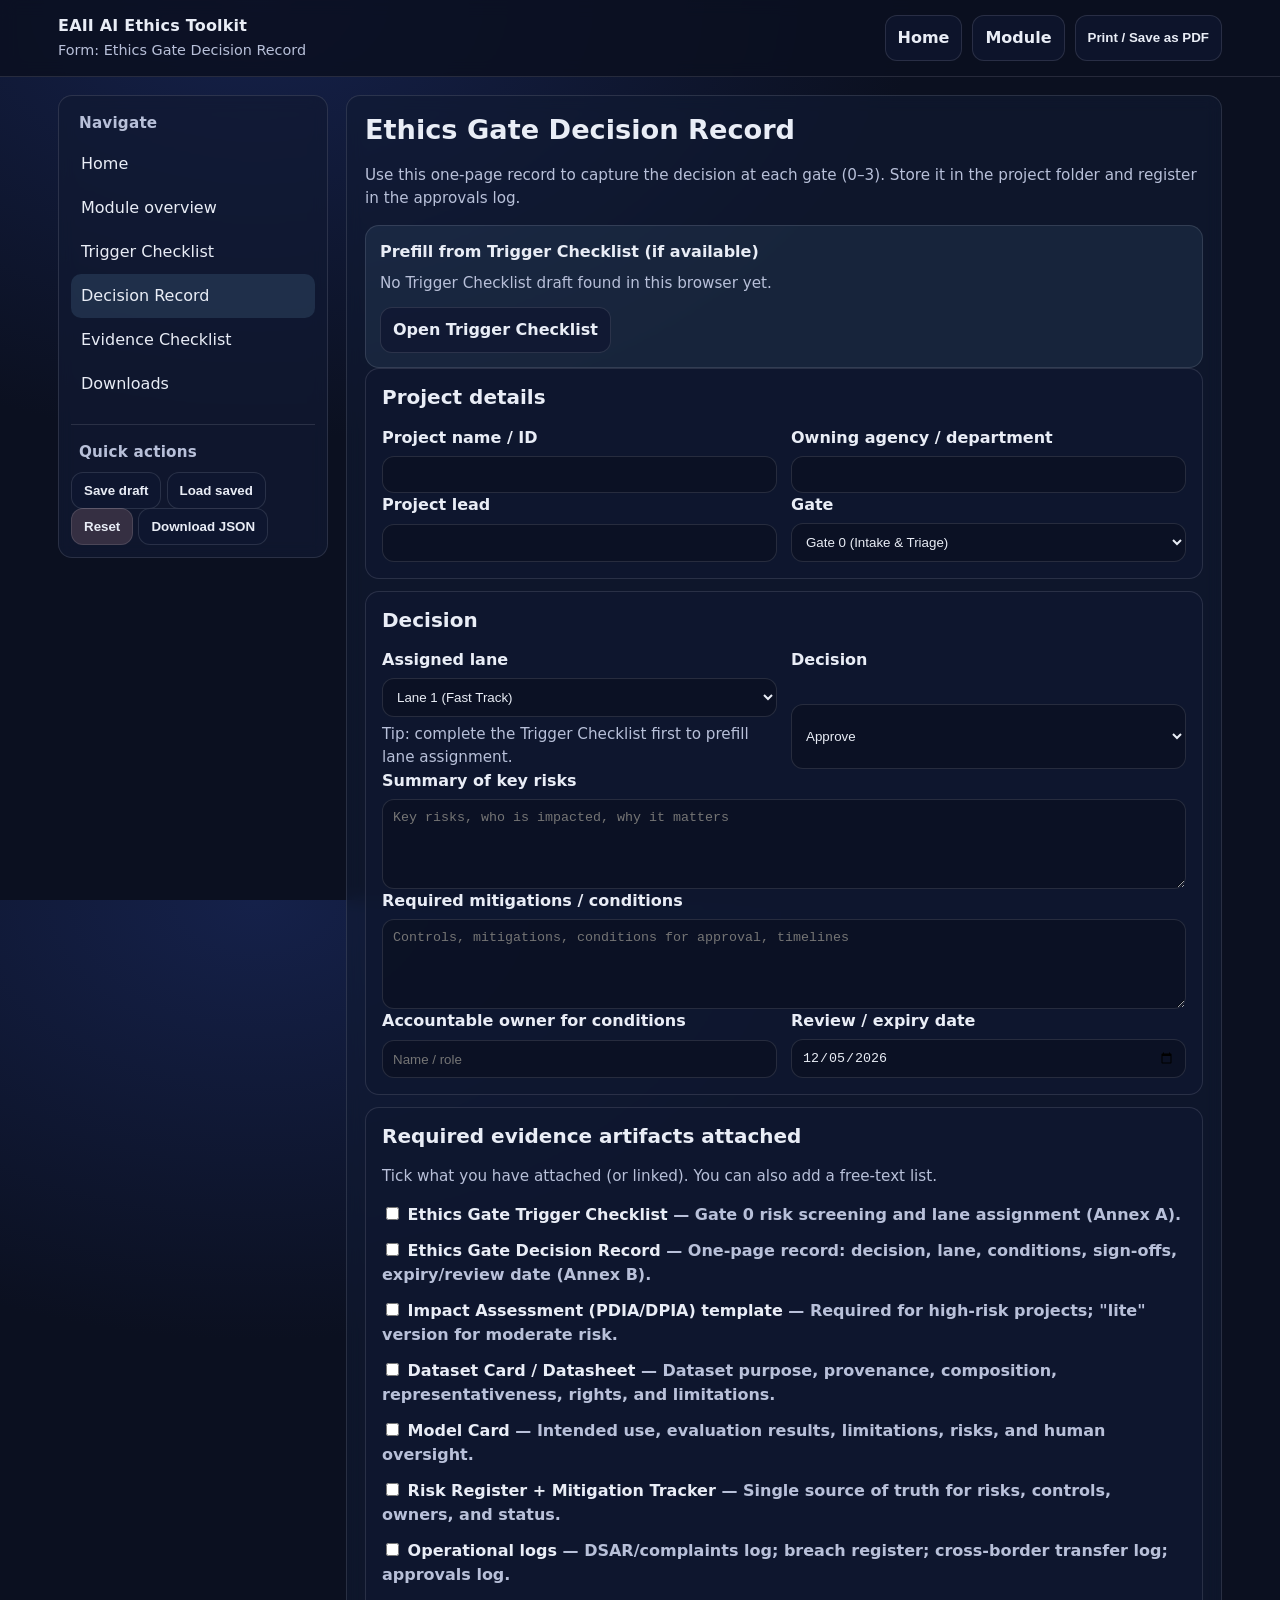
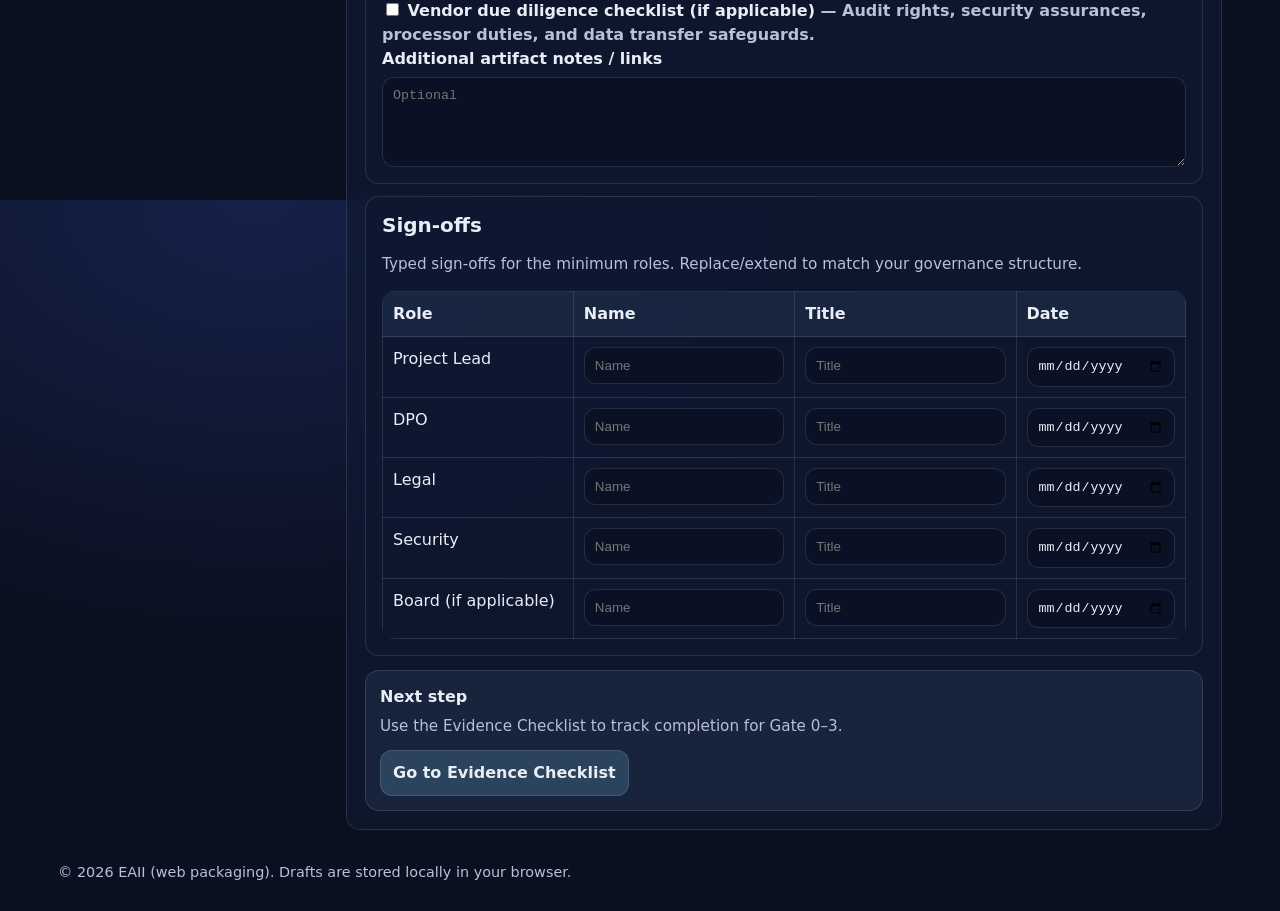
<file: eaii-ai-ethics-toolkit-web/pages/decision-record.html>
<!doctype html>
<html lang="en">
<head>
  <meta charset="utf-8" />
  <meta name="viewport" content="width=device-width, initial-scale=1" />
  <title>Decision Record • EAII AI Ethics Toolkit</title>
  <link rel="stylesheet" href="../assets/css/styles.css" />
</head>
<body>
  <header class="header">
    <div class="header-inner">
      <div class="brand">
        <div class="title">EAII AI Ethics Toolkit</div>
        <div class="subtitle">Form: Ethics Gate Decision Record</div>
      </div>
      <div class="btn-row" style="margin:0;">
        <a class="btn" href="../index.html">Home</a>
        <a class="btn" href="module-mveg.html">Module</a>
        <button class="btn" onclick="window.print()">Print / Save as PDF</button>
      </div>
    </div>
  </header>

  <div class="container">
    <nav class="nav">
      <h3>Navigate</h3>
      <a href="../index.html">Home</a>
      <a href="module-mveg.html">Module overview</a>
      <a href="trigger-checklist.html">Trigger Checklist</a>
      <a href="decision-record.html">Decision Record</a>
      <a href="evidence-checklist.html">Evidence Checklist</a>
      <a href="downloads.html">Downloads</a>

      <hr class="hr" />
      <h3>Quick actions</h3>
      <button class="btn" id="btn-save" type="button">Save draft</button>
      <button class="btn" id="btn-load" type="button">Load saved</button>
      <button class="btn danger" id="btn-reset" type="button">Reset</button>
      <button class="btn" id="btn-json" type="button">Download JSON</button>
    </nav>

    <main class="main">
      <h1>Ethics Gate Decision Record</h1>
      <p class="small">Use this one‑page record to capture the decision at each gate (0–3). Store it in the project folder and register in the approvals log.</p>

      <div class="callout" id="prefill" style="margin-top:12px;"></div>

      <form id="form" class="form" autocomplete="off">
        <div class="card">
          <h2 style="margin-top:0;">Project details</h2>
          <div class="grid">
            <div class="field">
              <label for="projectName">Project name / ID</label>
              <input id="projectName" type="text" />
            </div>
            <div class="field">
              <label for="owningAgency">Owning agency / department</label>
              <input id="owningAgency" type="text" />
            </div>
          </div>
          <div class="grid">
            <div class="field">
              <label for="projectLead">Project lead</label>
              <input id="projectLead" type="text" />
            </div>
            <div class="field">
              <label for="gate">Gate</label>
              <select id="gate">
                <option value="Gate 0">Gate 0 (Intake & Triage)</option>
                <option value="Gate 1">Gate 1 (Data Readiness)</option>
                <option value="Gate 2">Gate 2 (Model Readiness)</option>
                <option value="Gate 3">Gate 3 (Deployment Readiness)</option>
              </select>
            </div>
          </div>
        </div>

        <div class="card">
          <h2 style="margin-top:0;">Decision</h2>
          <div class="grid">
            <div class="field">
              <label for="lane">Assigned lane</label>
              <select id="lane">
                <option value="Lane 1">Lane 1 (Fast Track)</option>
                <option value="Lane 2">Lane 2 (Standard Review)</option>
                <option value="Lane 3">Lane 3 (Enhanced Review)</option>
              </select>
              <div class="small muted" id="laneHint"></div>
            </div>
            <div class="field">
              <label for="decision">Decision</label>
              <select id="decision">
                <option value="Approve">Approve</option>
                <option value="Approve with conditions">Approve with conditions</option>
                <option value="Reject / Redesign">Reject / Redesign</option>
              </select>
            </div>
          </div>

          <div class="field">
            <label for="keyRisks">Summary of key risks</label>
            <textarea id="keyRisks" placeholder="Key risks, who is impacted, why it matters"></textarea>
          </div>

          <div class="field">
            <label for="conditions">Required mitigations / conditions</label>
            <textarea id="conditions" placeholder="Controls, mitigations, conditions for approval, timelines"></textarea>
          </div>

          <div class="grid">
            <div class="field">
              <label for="owner">Accountable owner for conditions</label>
              <input id="owner" type="text" placeholder="Name / role" />
            </div>
            <div class="field">
              <label for="reviewDate">Review / expiry date</label>
              <input id="reviewDate" type="date" />
            </div>
          </div>
        </div>

        <div class="card">
          <h2 style="margin-top:0;">Required evidence artifacts attached</h2>
          <p class="small">Tick what you have attached (or linked). You can also add a free‑text list.</p>
          <div id="artifactList" class="form"></div>
          <div class="field">
            <label for="artifactNotes">Additional artifact notes / links</label>
            <textarea id="artifactNotes" placeholder="Optional"></textarea>
          </div>
        </div>

        <div class="card">
          <h2 style="margin-top:0;">Sign‑offs</h2>
          <p class="small">Typed sign‑offs for the minimum roles. Replace/extend to match your governance structure.</p>
          <div id="signoffTable"></div>
        </div>

      </form>

      <div class="callout" style="margin-top:14px;">
        <strong>Next step</strong>
        <div class="small">Use the Evidence Checklist to track completion for Gate 0–3.</div>
        <div class="btn-row">
          <a class="btn primary" href="evidence-checklist.html">Go to Evidence Checklist</a>
        </div>
      </div>

    </main>
  </div>

  <div class="footer">
    <div>© <span id="year"></span> EAII (web packaging). Drafts are stored locally in your browser.</div>
  </div>

  <script src="../assets/js/utils.js"></script>
  <script src="../assets/js/site.js"></script>
  <script src="../assets/js/mveg-data.js"></script>
  <script src="../assets/js/decision-record.js"></script>
</body>
</html>
</file>
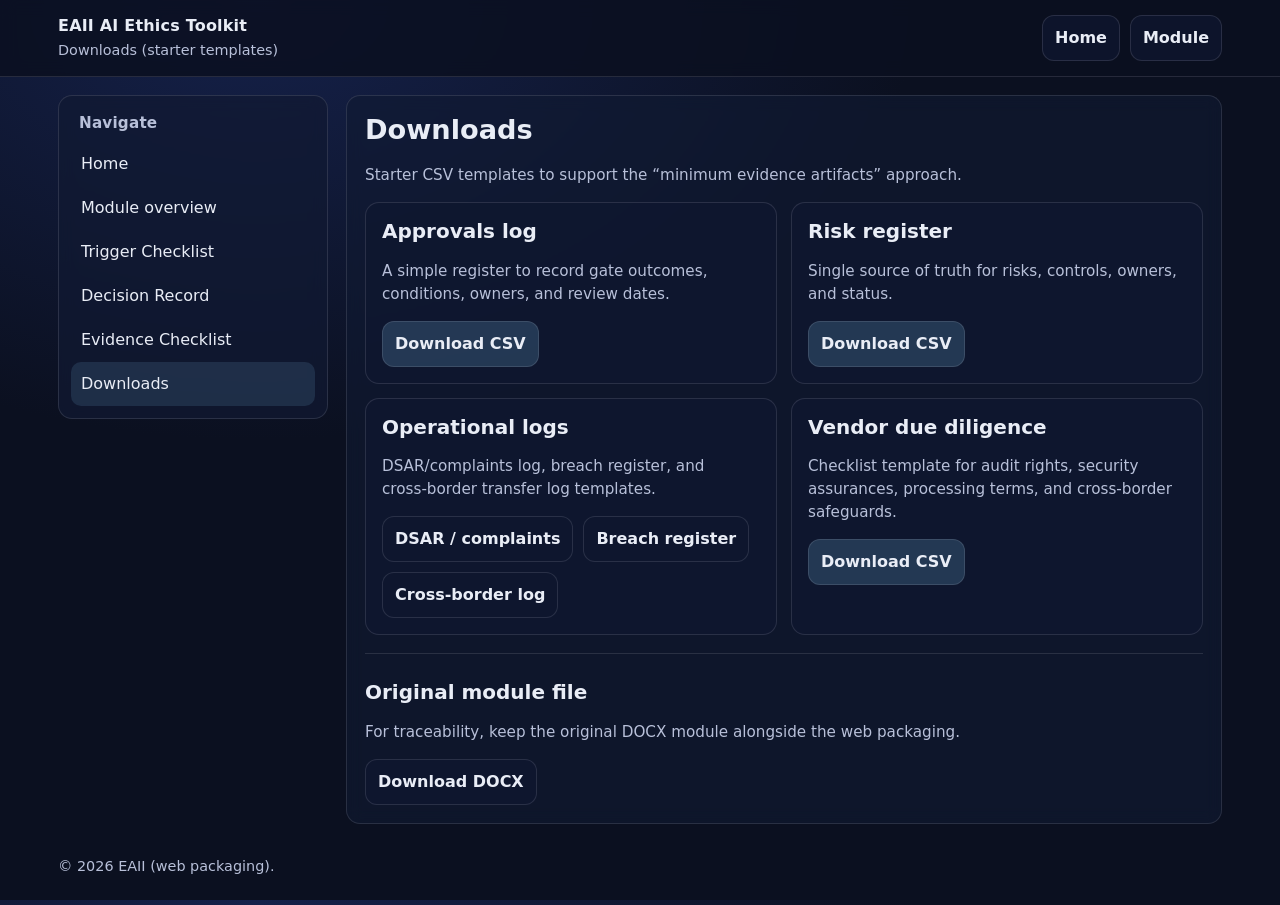
<file: eaii-ai-ethics-toolkit-web/pages/downloads.html>
<!doctype html>
<html lang="en">
<head>
  <meta charset="utf-8" />
  <meta name="viewport" content="width=device-width, initial-scale=1" />
  <title>Downloads • EAII AI Ethics Toolkit</title>
  <link rel="stylesheet" href="../assets/css/styles.css" />
</head>
<body>
  <header class="header">
    <div class="header-inner">
      <div class="brand">
        <div class="title">EAII AI Ethics Toolkit</div>
        <div class="subtitle">Downloads (starter templates)</div>
      </div>
      <div class="btn-row" style="margin:0;">
        <a class="btn" href="../index.html">Home</a>
        <a class="btn" href="module-mveg.html">Module</a>
      </div>
    </div>
  </header>

  <div class="container">
    <nav class="nav">
      <h3>Navigate</h3>
      <a href="../index.html">Home</a>
      <a href="module-mveg.html">Module overview</a>
      <a href="trigger-checklist.html">Trigger Checklist</a>
      <a href="decision-record.html">Decision Record</a>
      <a href="evidence-checklist.html">Evidence Checklist</a>
      <a href="downloads.html">Downloads</a>
    </nav>

    <main class="main">
      <h1>Downloads</h1>
      <p class="small">Starter CSV templates to support the “minimum evidence artifacts” approach.</p>

      <div class="grid" style="margin-top:14px;">
        <div class="card">
          <h2 style="margin-top:0;">Approvals log</h2>
          <p class="small">A simple register to record gate outcomes, conditions, owners, and review dates.</p>
          <div class="btn-row">
            <a class="btn primary" href="../downloads/approvals_log_template.csv" download>Download CSV</a>
          </div>
        </div>

        <div class="card">
          <h2 style="margin-top:0;">Risk register</h2>
          <p class="small">Single source of truth for risks, controls, owners, and status.</p>
          <div class="btn-row">
            <a class="btn primary" href="../downloads/risk_register_template.csv" download>Download CSV</a>
          </div>
        </div>

        <div class="card">
          <h2 style="margin-top:0;">Operational logs</h2>
          <p class="small">DSAR/complaints log, breach register, and cross‑border transfer log templates.</p>
          <div class="btn-row">
            <a class="btn" href="../downloads/dsar_complaints_log_template.csv" download>DSAR / complaints</a>
            <a class="btn" href="../downloads/breach_register_template.csv" download>Breach register</a>
            <a class="btn" href="../downloads/cross_border_transfer_log_template.csv" download>Cross-border log</a>
          </div>
        </div>

        <div class="card">
          <h2 style="margin-top:0;">Vendor due diligence</h2>
          <p class="small">Checklist template for audit rights, security assurances, processing terms, and cross‑border safeguards.</p>
          <div class="btn-row">
            <a class="btn primary" href="../downloads/vendor_due_diligence_checklist_template.csv" download>Download CSV</a>
          </div>
        </div>
      </div>

      <hr class="hr" />

      <h2>Original module file</h2>
      <p class="small">For traceability, keep the original DOCX module alongside the web packaging.</p>
      <div class="btn-row">
        <a class="btn" href="../EAII_MVEG_Minimum_Viable_Ethics_Gate_v1_1.docx" download>Download DOCX</a>
      </div>

    </main>
  </div>

  <div class="footer">
    <div>© <span id="year"></span> EAII (web packaging).</div>
  </div>

  <script src="../assets/js/utils.js"></script>
  <script src="../assets/js/site.js"></script>
</body>
</html>
</file>
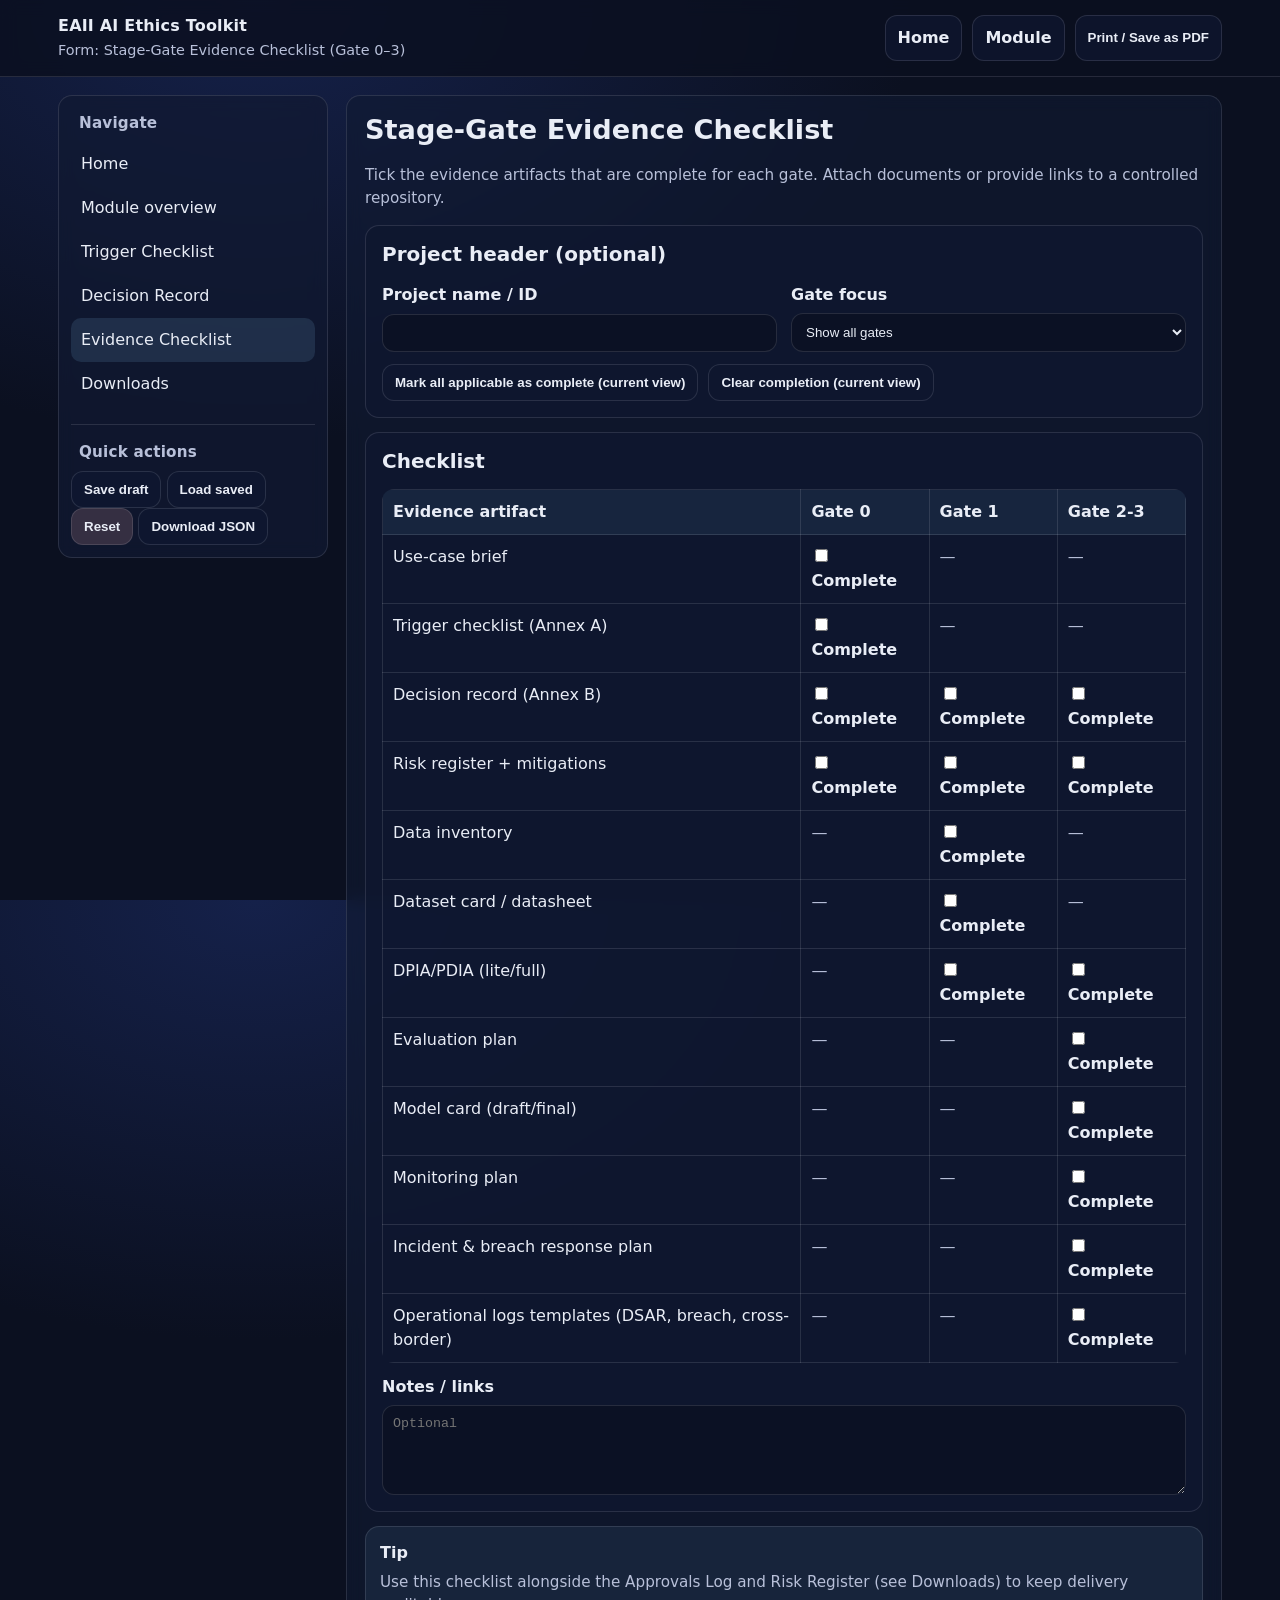
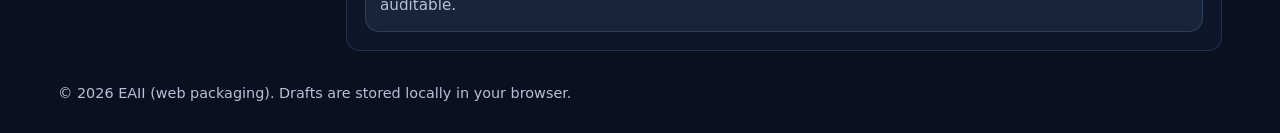
<file: eaii-ai-ethics-toolkit-web/pages/evidence-checklist.html>
<!doctype html>
<html lang="en">
<head>
  <meta charset="utf-8" />
  <meta name="viewport" content="width=device-width, initial-scale=1" />
  <title>Evidence Checklist • EAII AI Ethics Toolkit</title>
  <link rel="stylesheet" href="../assets/css/styles.css" />
</head>
<body>
  <header class="header">
    <div class="header-inner">
      <div class="brand">
        <div class="title">EAII AI Ethics Toolkit</div>
        <div class="subtitle">Form: Stage‑Gate Evidence Checklist (Gate 0–3)</div>
      </div>
      <div class="btn-row" style="margin:0;">
        <a class="btn" href="../index.html">Home</a>
        <a class="btn" href="module-mveg.html">Module</a>
        <button class="btn" onclick="window.print()">Print / Save as PDF</button>
      </div>
    </div>
  </header>

  <div class="container">
    <nav class="nav">
      <h3>Navigate</h3>
      <a href="../index.html">Home</a>
      <a href="module-mveg.html">Module overview</a>
      <a href="trigger-checklist.html">Trigger Checklist</a>
      <a href="decision-record.html">Decision Record</a>
      <a href="evidence-checklist.html">Evidence Checklist</a>
      <a href="downloads.html">Downloads</a>

      <hr class="hr" />
      <h3>Quick actions</h3>
      <button class="btn" id="btn-save" type="button">Save draft</button>
      <button class="btn" id="btn-load" type="button">Load saved</button>
      <button class="btn danger" id="btn-reset" type="button">Reset</button>
      <button class="btn" id="btn-json" type="button">Download JSON</button>
    </nav>

    <main class="main">
      <h1>Stage‑Gate Evidence Checklist</h1>
      <p class="small">Tick the evidence artifacts that are complete for each gate. Attach documents or provide links to a controlled repository.</p>

      <div class="card">
        <h2 style="margin-top:0;">Project header (optional)</h2>
        <div class="grid">
          <div class="field">
            <label for="projectName">Project name / ID</label>
            <input id="projectName" type="text" />
          </div>
          <div class="field">
            <label for="gateFocus">Gate focus</label>
            <select id="gateFocus">
              <option value="all">Show all gates</option>
              <option value="gate0">Gate 0 only</option>
              <option value="gate1">Gate 1 only</option>
              <option value="gate2_3">Gate 2–3 only</option>
            </select>
          </div>
        </div>
        <div class="btn-row">
          <button class="btn" id="btn-mark-required" type="button">Mark all applicable as complete (current view)</button>
          <button class="btn" id="btn-clear-view" type="button">Clear completion (current view)</button>
        </div>
      </div>

      <div class="card" style="margin-top:14px;">
        <h2 style="margin-top:0;">Checklist</h2>
        <div id="tableWrap"></div>
        <div class="field" style="margin-top:12px;">
          <label for="notes">Notes / links</label>
          <textarea id="notes" placeholder="Optional"></textarea>
        </div>
      </div>

      <div class="callout" style="margin-top:14px;">
        <strong>Tip</strong>
        <div class="small">Use this checklist alongside the Approvals Log and Risk Register (see Downloads) to keep delivery auditable.</div>
      </div>

    </main>
  </div>

  <div class="footer">
    <div>© <span id="year"></span> EAII (web packaging). Drafts are stored locally in your browser.</div>
  </div>

  <script src="../assets/js/utils.js"></script>
  <script src="../assets/js/site.js"></script>
  <script src="../assets/js/mveg-data.js"></script>
  <script src="../assets/js/evidence-checklist.js"></script>
</body>
</html>
</file>
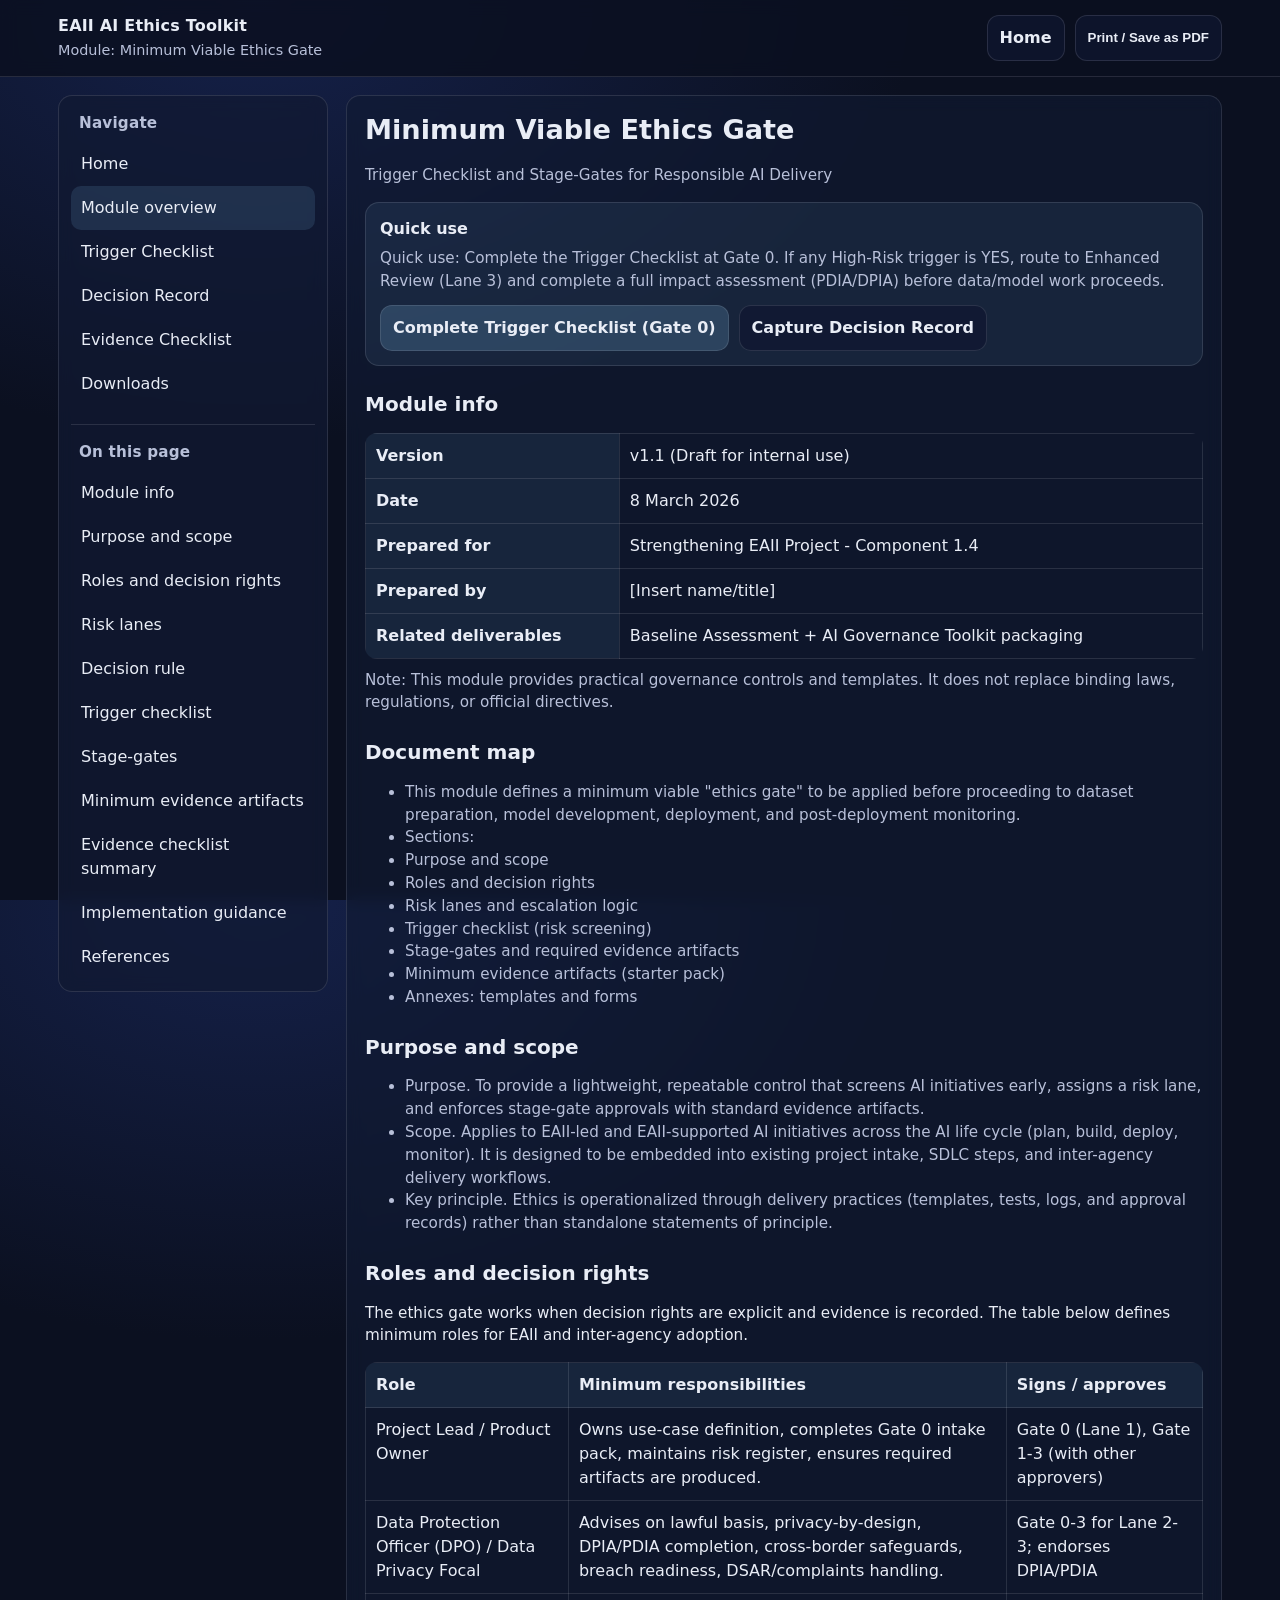
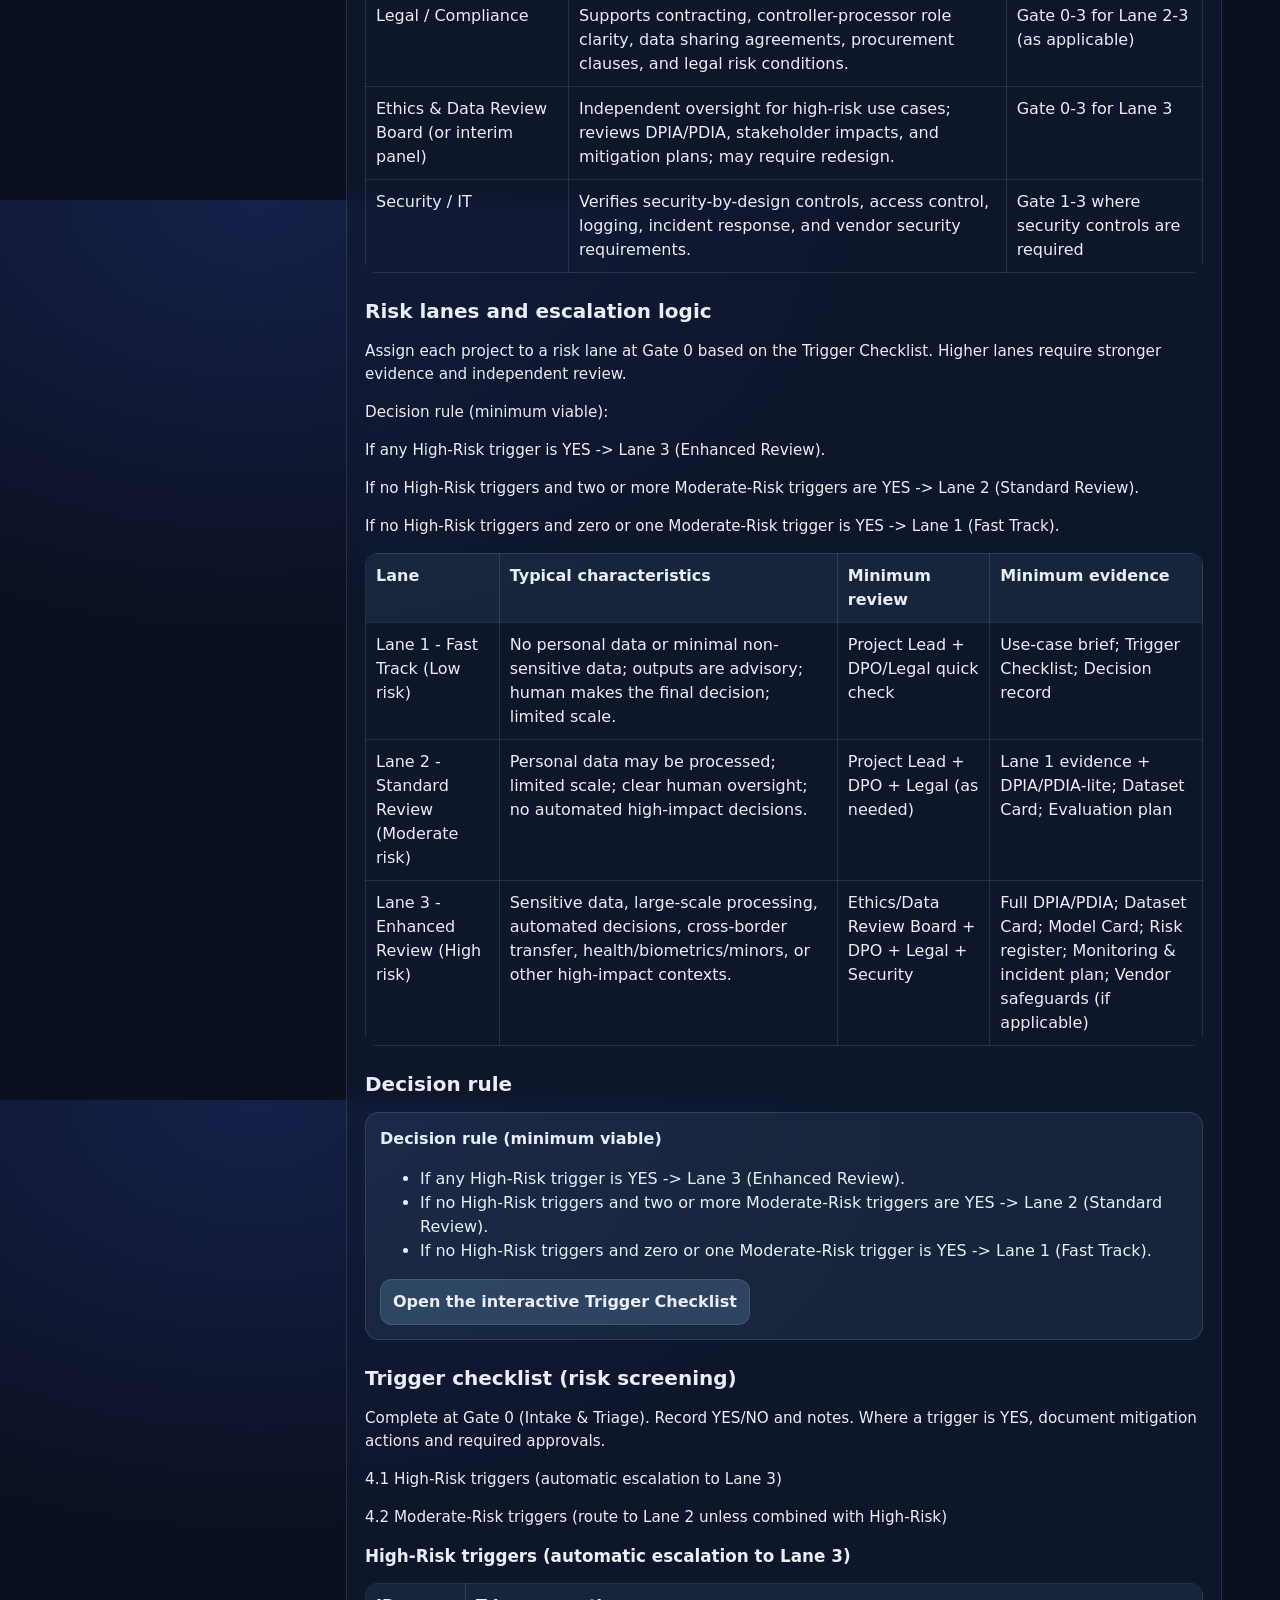
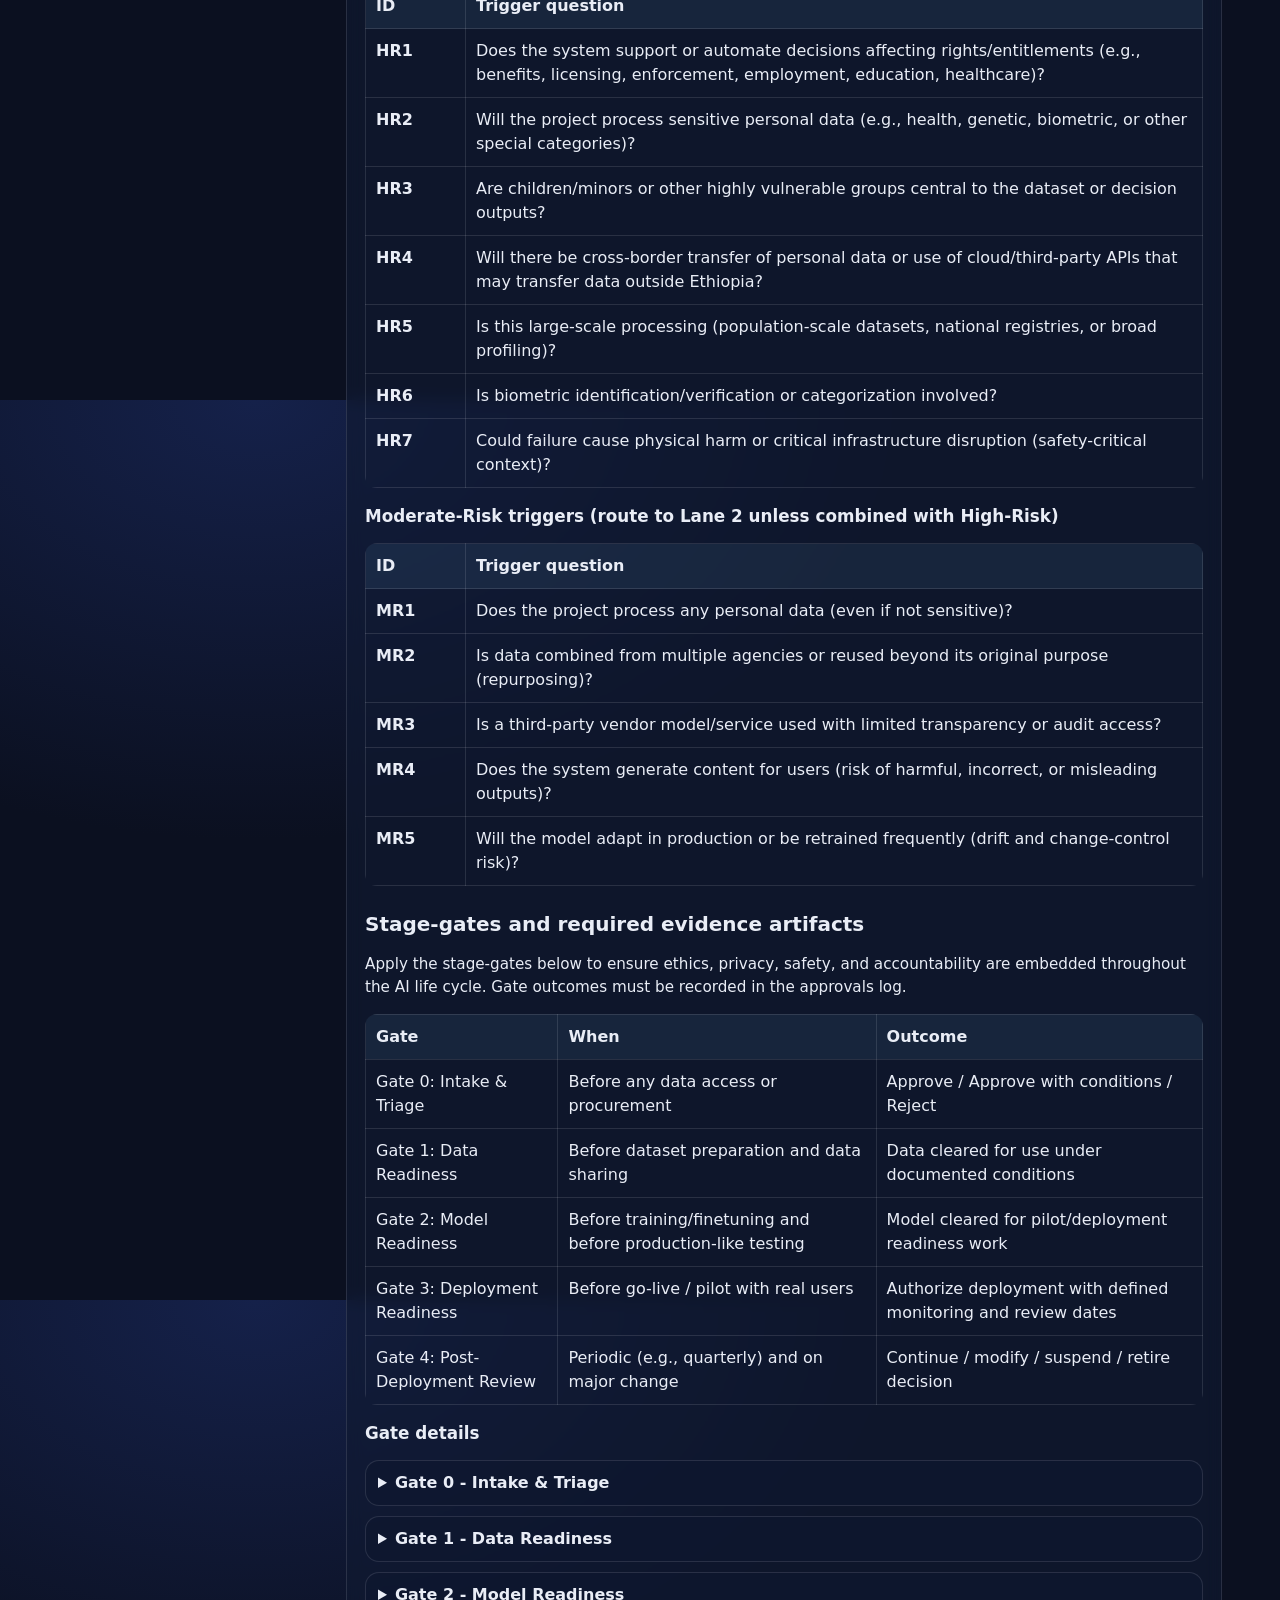
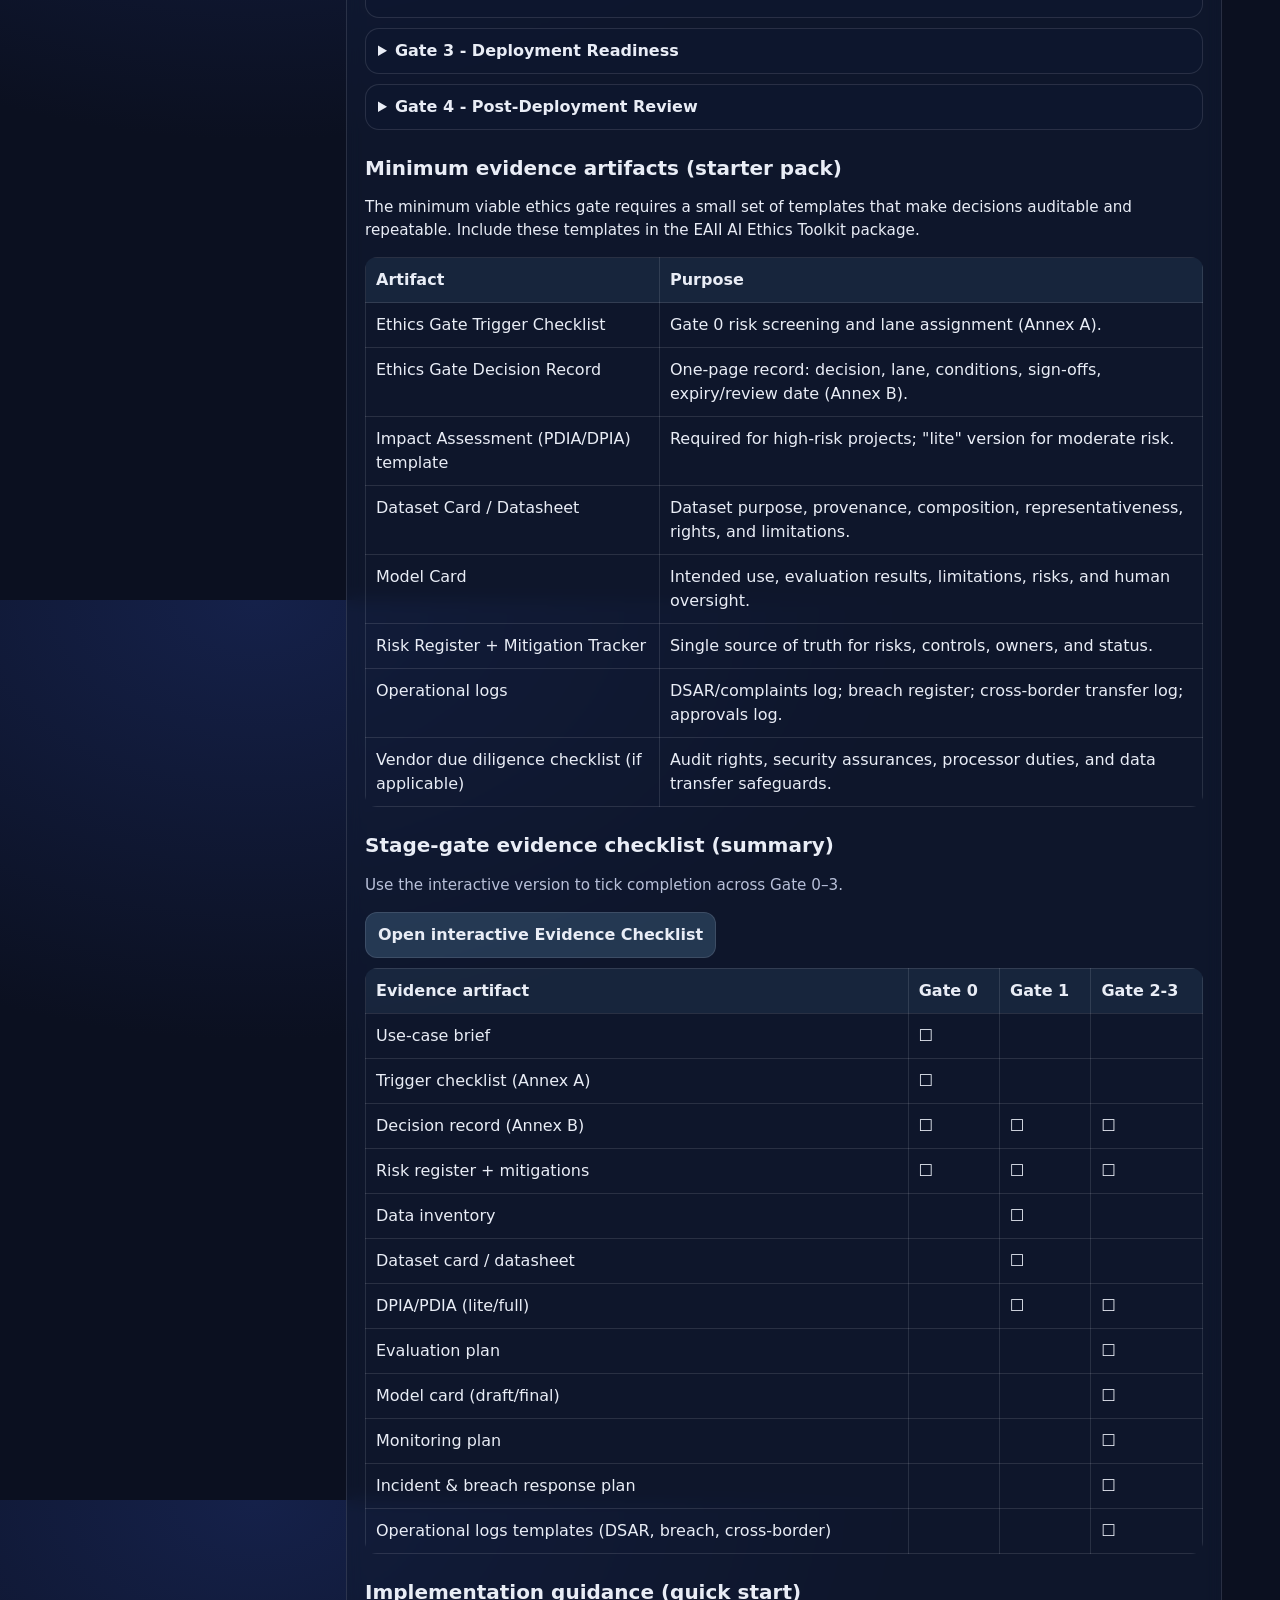
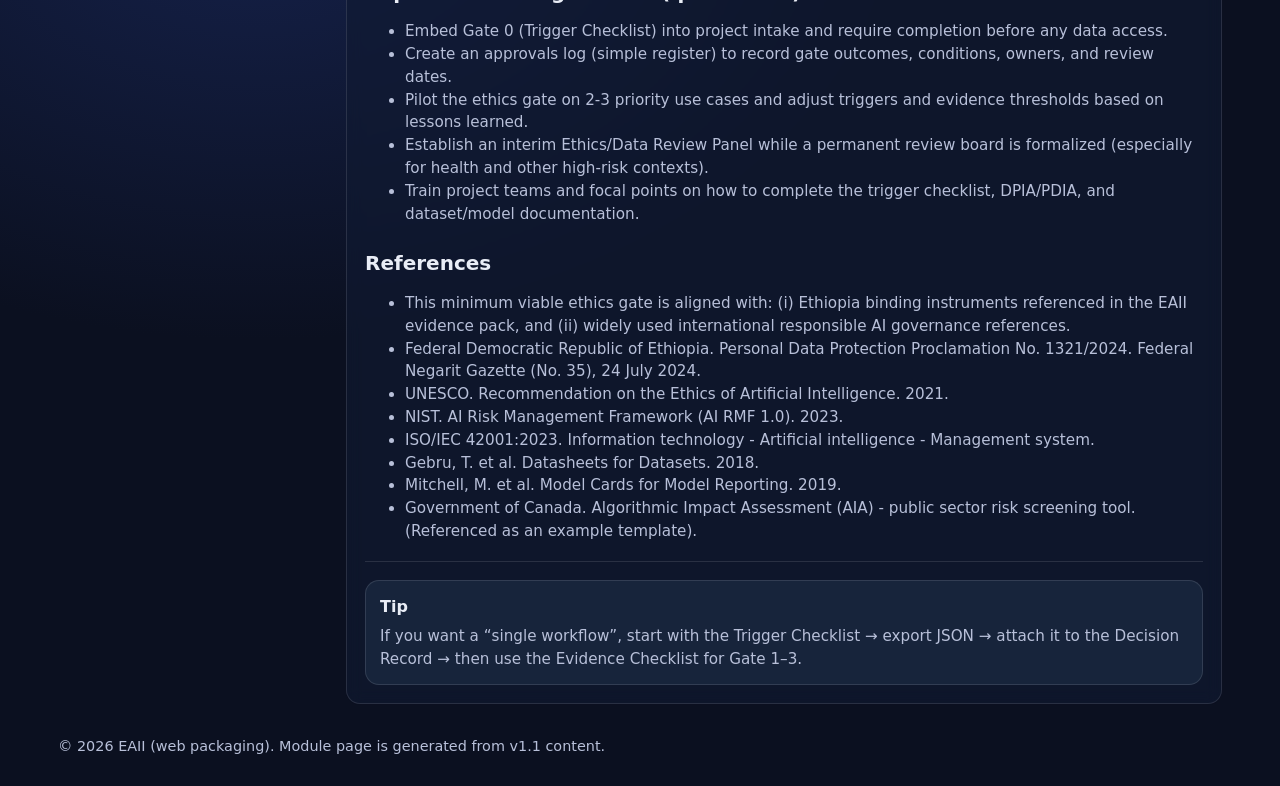
<file: eaii-ai-ethics-toolkit-web/pages/module-mveg.html>
<!doctype html>
<html lang="en">
<head>
  <meta charset="utf-8" />
  <meta name="viewport" content="width=device-width, initial-scale=1" />
  <title>Minimum Viable Ethics Gate • EAII AI Ethics Toolkit</title>
  <link rel="stylesheet" href="../assets/css/styles.css" />
</head>
<body>
  <header class="header">
    <div class="header-inner">
      <div class="brand">
        <div class="title">EAII AI Ethics Toolkit</div>
        <div class="subtitle">Module: Minimum Viable Ethics Gate</div>
      </div>
      <div class="btn-row" style="margin:0;">
        <a class="btn" href="../index.html">Home</a>
        <button class="btn" onclick="window.print()">Print / Save as PDF</button>
      </div>
    </div>
  </header>

  <div class="container">
    <nav class="nav">
      <h3>Navigate</h3>
      <a href="../index.html">Home</a>
      <a href="module-mveg.html">Module overview</a>
      <a href="trigger-checklist.html">Trigger Checklist</a>
      <a href="decision-record.html">Decision Record</a>
      <a href="evidence-checklist.html">Evidence Checklist</a>
      <a href="downloads.html">Downloads</a>

      <hr class="hr" />
      <h3>On this page</h3>
      <a href="#meta">Module info</a>
      <a href="#purpose">Purpose and scope</a>
      <a href="#roles">Roles and decision rights</a>
      <a href="#risk-lanes">Risk lanes</a>
      <a href="#decision-rule">Decision rule</a>
      <a href="#triggers">Trigger checklist</a>
      <a href="#stage-gates">Stage-gates</a>
      <a href="#starter-pack">Minimum evidence artifacts</a>
      <a href="#evidence-matrix">Evidence checklist summary</a>
      <a href="#implementation">Implementation guidance</a>
      <a href="#references">References</a>
    </nav>

    <main class="main">
      <h1>Minimum Viable Ethics Gate</h1>
      <p class="small">Trigger Checklist and Stage‑Gates for Responsible AI Delivery</p>

      <div class="callout">
        <strong>Quick use</strong>
        <div id="mveg-quickuse" class="small"></div>
        <div class="btn-row">
          <a class="btn primary" href="trigger-checklist.html">Complete Trigger Checklist (Gate 0)</a>
          <a class="btn" href="decision-record.html">Capture Decision Record</a>
        </div>
      </div>

      <h2 id="meta">Module info</h2>
      <div id="mveg-meta"></div>
      <p id="mveg-note" class="small" style="margin-top:10px;"></p>

      <h2>Document map</h2>
      <div id="mveg-docmap" class="small"></div>

      <h2 id="purpose">Purpose and scope</h2>
      <div id="mveg-purpose" class="small"></div>

      <h2 id="roles">Roles and decision rights</h2>
      <div id="mveg-roles-intro" class="small"></div>
      <div id="mveg-roles"></div>

      <h2 id="risk-lanes">Risk lanes and escalation logic</h2>
      <div id="mveg-risk-intro" class="small"></div>
      <div id="mveg-lanes"></div>

      <h2 id="decision-rule">Decision rule</h2>
      <div id="mveg-decisionrule"></div>

      <h2 id="triggers">Trigger checklist (risk screening)</h2>
      <div id="mveg-trigger-intro" class="small"></div>
      <div id="mveg-triggers"></div>

      <h2 id="stage-gates">Stage-gates and required evidence artifacts</h2>
      <div id="mveg-stage-intro" class="small"></div>
      <div id="mveg-gates-summary"></div>

      <h3>Gate details</h3>
      <div id="mveg-gate-details"></div>

      <h2 id="starter-pack">Minimum evidence artifacts (starter pack)</h2>
      <div id="mveg-starter-intro" class="small"></div>
      <div id="mveg-artifacts"></div>

      <h2 id="evidence-matrix">Stage-gate evidence checklist (summary)</h2>
      <p class="small">
        Use the interactive version to tick completion across Gate 0–3.
      </p>
      <div class="btn-row">
        <a class="btn primary" href="evidence-checklist.html">Open interactive Evidence Checklist</a>
      </div>
      <div id="mveg-evidence-matrix"></div>

      <h2 id="implementation">Implementation guidance (quick start)</h2>
      <div id="mveg-impl" class="small"></div>

      <h2 id="references">References</h2>
      <div id="mveg-refs" class="small"></div>

      <hr class="hr" />

      <div class="callout">
        <strong>Tip</strong>
        <div class="small">
          If you want a “single workflow”, start with the Trigger Checklist → export JSON → attach it to the Decision Record → then use the Evidence Checklist for Gate 1–3.
        </div>
      </div>

    </main>
  </div>

  <div class="footer">
    <div>© <span id="year"></span> EAII (web packaging). Module page is generated from v1.1 content.</div>
  </div>

  <script src="../assets/js/utils.js"></script>
  <script src="../assets/js/site.js"></script>
  <script src="../assets/js/mveg-data.js"></script>
  <script src="../assets/js/module-mveg.js"></script>
</body>
</html>
</file>
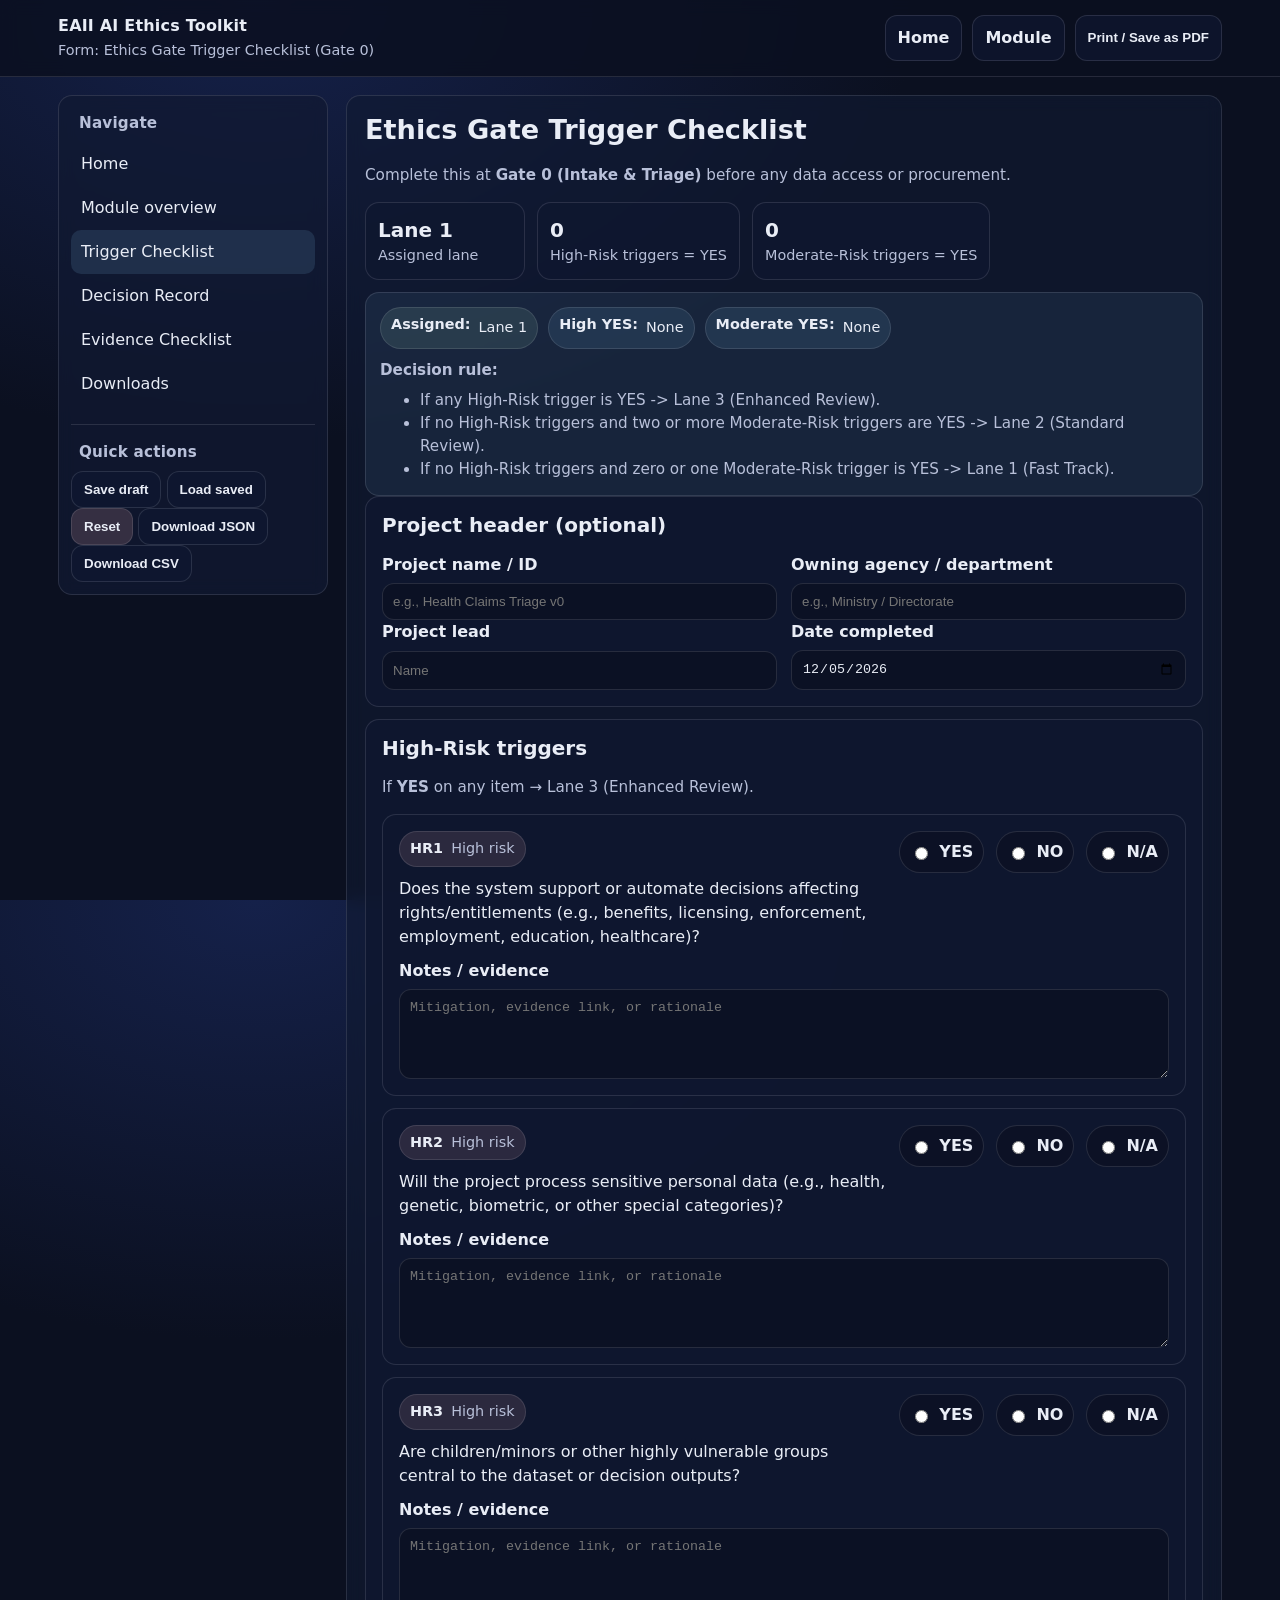
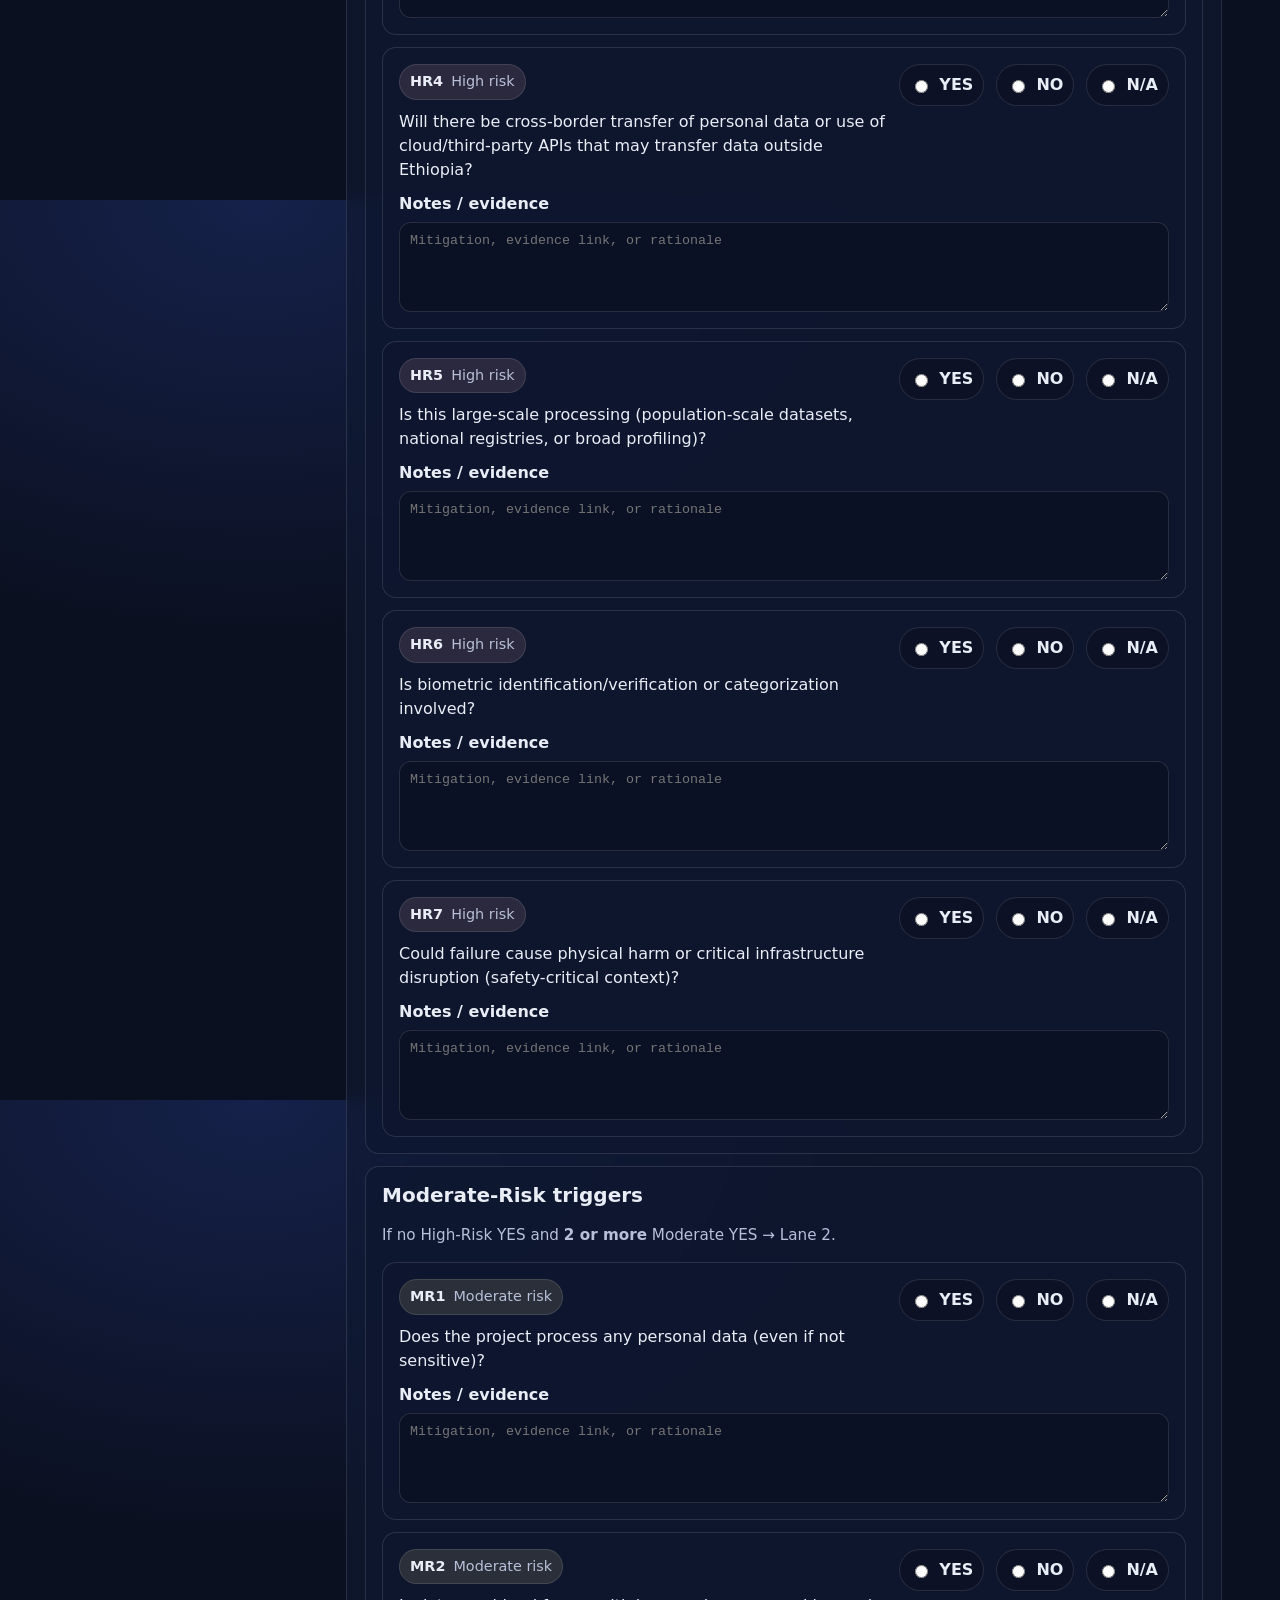
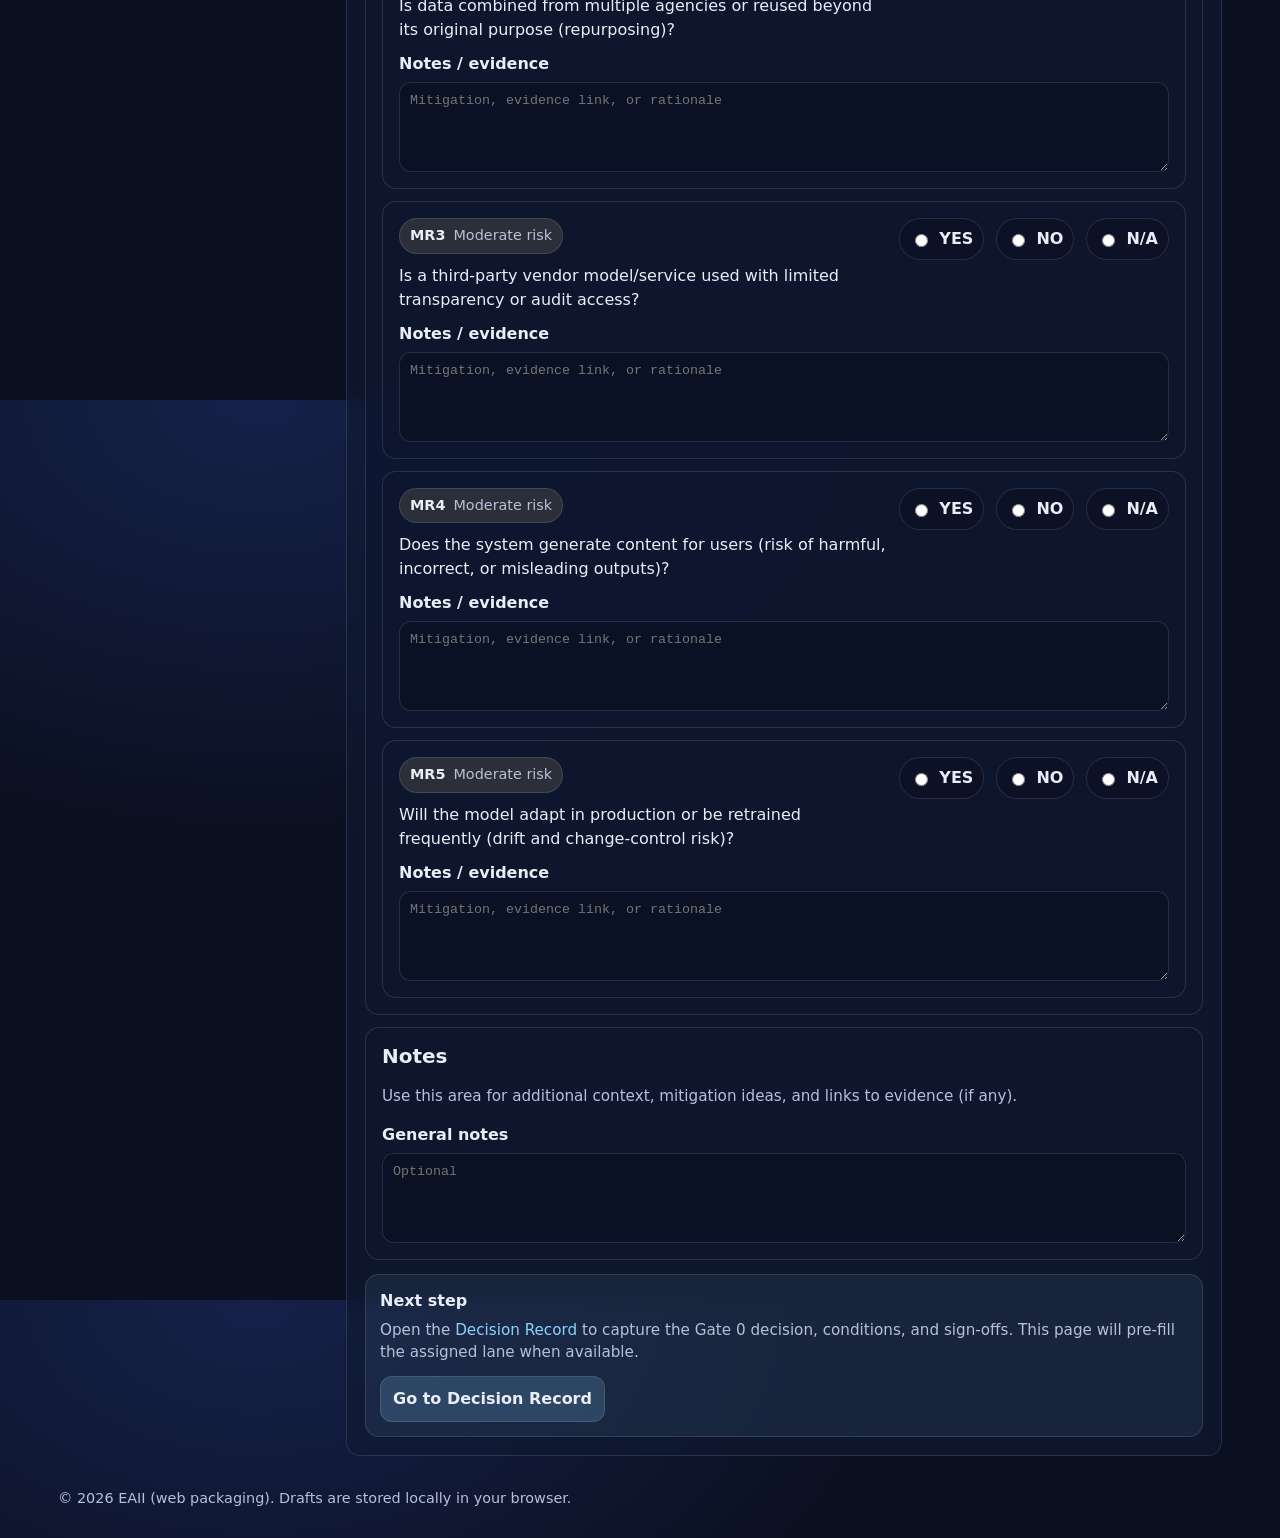
<file: eaii-ai-ethics-toolkit-web/pages/trigger-checklist.html>
<!doctype html>
<html lang="en">
<head>
  <meta charset="utf-8" />
  <meta name="viewport" content="width=device-width, initial-scale=1" />
  <title>Trigger Checklist • EAII AI Ethics Toolkit</title>
  <link rel="stylesheet" href="../assets/css/styles.css" />
</head>
<body>
  <header class="header">
    <div class="header-inner">
      <div class="brand">
        <div class="title">EAII AI Ethics Toolkit</div>
        <div class="subtitle">Form: Ethics Gate Trigger Checklist (Gate 0)</div>
      </div>
      <div class="btn-row" style="margin:0;">
        <a class="btn" href="../index.html">Home</a>
        <a class="btn" href="module-mveg.html">Module</a>
        <button class="btn" onclick="window.print()">Print / Save as PDF</button>
      </div>
    </div>
  </header>

  <div class="container">
    <nav class="nav">
      <h3>Navigate</h3>
      <a href="../index.html">Home</a>
      <a href="module-mveg.html">Module overview</a>
      <a href="trigger-checklist.html">Trigger Checklist</a>
      <a href="decision-record.html">Decision Record</a>
      <a href="evidence-checklist.html">Evidence Checklist</a>
      <a href="downloads.html">Downloads</a>

      <hr class="hr" />
      <h3>Quick actions</h3>
      <button class="btn" id="btn-save" type="button">Save draft</button>
      <button class="btn" id="btn-load" type="button">Load saved</button>
      <button class="btn danger" id="btn-reset" type="button">Reset</button>
      <button class="btn" id="btn-json" type="button">Download JSON</button>
      <button class="btn" id="btn-csv" type="button">Download CSV</button>
    </nav>

    <main class="main">
      <h1>Ethics Gate Trigger Checklist</h1>
      <p class="small">Complete this at <strong>Gate 0 (Intake & Triage)</strong> before any data access or procurement.</p>

      <div class="kpi">
        <div class="item">
          <div class="value" id="lane">—</div>
          <div class="label">Assigned lane</div>
        </div>
        <div class="item">
          <div class="value" id="highYes">0</div>
          <div class="label">High‑Risk triggers = YES</div>
        </div>
        <div class="item">
          <div class="value" id="modYes">0</div>
          <div class="label">Moderate‑Risk triggers = YES</div>
        </div>
      </div>

      <div id="decisionRule" class="callout" style="margin-top:12px;"></div>

      <form id="form" class="form" autocomplete="off">
        <div class="card">
          <h2 style="margin-top:0;">Project header (optional)</h2>
          <div class="grid">
            <div class="field">
              <label for="projectName">Project name / ID</label>
              <input id="projectName" name="projectName" type="text" placeholder="e.g., Health Claims Triage v0" />
            </div>
            <div class="field">
              <label for="owningAgency">Owning agency / department</label>
              <input id="owningAgency" name="owningAgency" type="text" placeholder="e.g., Ministry / Directorate" />
            </div>
          </div>
          <div class="grid">
            <div class="field">
              <label for="projectLead">Project lead</label>
              <input id="projectLead" name="projectLead" type="text" placeholder="Name" />
            </div>
            <div class="field">
              <label for="dateCompleted">Date completed</label>
              <input id="dateCompleted" name="dateCompleted" type="date" />
            </div>
          </div>
        </div>

        <div class="card">
          <h2 style="margin-top:0;">High‑Risk triggers</h2>
          <p class="small">If <strong>YES</strong> on any item → Lane 3 (Enhanced Review).</p>
          <div id="highTriggers"></div>
        </div>

        <div class="card">
          <h2 style="margin-top:0;">Moderate‑Risk triggers</h2>
          <p class="small">If no High‑Risk YES and <strong>2 or more</strong> Moderate YES → Lane 2.</p>
          <div id="moderateTriggers"></div>
        </div>

        <div class="card">
          <h2 style="margin-top:0;">Notes</h2>
          <p class="small">Use this area for additional context, mitigation ideas, and links to evidence (if any).</p>
          <div class="field">
            <label for="generalNotes">General notes</label>
            <textarea id="generalNotes" name="generalNotes" placeholder="Optional"></textarea>
          </div>
        </div>

      </form>

      <div class="callout" style="margin-top:14px;">
        <strong>Next step</strong>
        <div class="small">
          Open the <a href="decision-record.html">Decision Record</a> to capture the Gate 0 decision, conditions, and sign‑offs.
          This page will pre‑fill the assigned lane when available.
        </div>
        <div class="btn-row">
          <a class="btn primary" href="decision-record.html">Go to Decision Record</a>
        </div>
      </div>

    </main>
  </div>

  <div class="footer">
    <div>© <span id="year"></span> EAII (web packaging). Drafts are stored locally in your browser.</div>
  </div>

  <script src="../assets/js/utils.js"></script>
  <script src="../assets/js/site.js"></script>
  <script src="../assets/js/mveg-data.js"></script>
  <script src="../assets/js/trigger-checklist.js"></script>
</body>
</html>
</file>
<file: eaii-ai-ethics-toolkit-web/assets/css/styles.css>
:root{
  --bg: #0b1020;
  --panel: #111a33;
  --panel2: #0f1730;
  --text: #e9edf6;
  --muted: #b8c0d9;
  --border: rgba(233,237,246,0.12);
  --accent: #8ad3ff;
  --accent2: #b5ffcf;
  --danger: #ffb4b4;
  --warn: #ffe08a;
}

*{box-sizing:border-box;}

html,body{height:100%;}
body{
  margin:0;
  font-family: ui-sans-serif, system-ui, -apple-system, Segoe UI, Roboto, Arial, "Noto Sans", "Liberation Sans", sans-serif;
  color: var(--text);
  background: radial-gradient(1200px 800px at 20% 0%, #15214a 0%, var(--bg) 55%);
  line-height:1.5;
}

a{color:var(--accent); text-decoration:none;}
a:hover{text-decoration:underline;}

.header{
  position:sticky;
  top:0;
  z-index:10;
  background: rgba(11,16,32,0.85);
  backdrop-filter: blur(8px);
  border-bottom:1px solid var(--border);
}
.header-inner{
  display:flex;
  gap:16px;
  align-items:center;
  justify-content:space-between;
  padding:14px 18px;
  max-width:1200px;
  margin:0 auto;
}
.brand{
  display:flex;
  flex-direction:column;
  gap:2px;
}
.brand .title{
  font-weight:700;
  letter-spacing:0.2px;
}
.brand .subtitle{
  color:var(--muted);
  font-size:0.9rem;
}

.container{
  max-width:1200px;
  margin:0 auto;
  padding:18px;
  display:grid;
  grid-template-columns: 270px 1fr;
  gap:18px;
}

.nav{
  border:1px solid var(--border);
  background: rgba(17,26,51,0.72);
  backdrop-filter: blur(8px);
  border-radius:14px;
  padding:12px;
  height: fit-content;
  position: sticky;
  top: 72px;
}

.nav h3{
  margin: 6px 8px 10px;
  font-size: 0.95rem;
  color: var(--muted);
  letter-spacing: 0.2px;
}

.nav a{
  display:block;
  padding:10px 10px;
  border-radius:10px;
  color: var(--text);
}

.nav a.active, .nav a:hover{
  background: rgba(138,211,255,0.12);
  text-decoration:none;
}

.main{
  border:1px solid var(--border);
  background: rgba(17,26,51,0.62);
  backdrop-filter: blur(8px);
  border-radius:14px;
  padding:18px;
}

.card{
  border:1px solid var(--border);
  background: rgba(15,23,48,0.75);
  border-radius:14px;
  padding:16px;
}

.grid{
  display:grid;
  grid-template-columns: repeat(2, minmax(0, 1fr));
  gap:14px;
}

@media (max-width: 940px){
  .container{grid-template-columns: 1fr;}
  .nav{position: relative; top:auto;}
  .grid{grid-template-columns: 1fr;}
}

h1,h2,h3{line-height:1.2;}
h1{margin-top:0; font-size:1.7rem;}
h2{margin-top:26px; font-size:1.25rem;}
h3{margin-top:18px; font-size:1.05rem;}

p{color: var(--text);}
.small{color:var(--muted); font-size:0.95rem;}
.muted{color:var(--muted);}

.badge{
  display:inline-flex;
  align-items:center;
  gap:8px;
  padding:6px 10px;
  border-radius:999px;
  font-size:0.9rem;
  border:1px solid var(--border);
  background: rgba(138,211,255,0.10);
}

.badge.ok{background: rgba(181,255,207,0.10);}
.badge.warn{background: rgba(255,224,138,0.12);}
.badge.danger{background: rgba(255,180,180,0.12);}

.table{
  width:100%;
  border-collapse: collapse;
  margin-top:10px;
  overflow:hidden;
  border-radius:12px;
}
.table th, .table td{
  border:1px solid var(--border);
  padding:10px 10px;
  vertical-align:top;
}
.table th{
  text-align:left;
  background: rgba(138,211,255,0.08);
  color: var(--text);
}

.hr{
  border:0;
  border-top:1px solid var(--border);
  margin:18px 0;
}

.callout{
  border: 1px solid var(--border);
  background: rgba(138,211,255,0.08);
  border-radius:14px;
  padding:14px;
}

.callout strong{display:block; margin-bottom:6px;}

.btn-row{display:flex; gap:10px; flex-wrap:wrap; margin-top:12px;}
.btn{
  appearance:none;
  border: 1px solid var(--border);
  background: rgba(15,23,48,0.75);
  color: var(--text);
  padding:10px 12px;
  border-radius:12px;
  cursor:pointer;
  font-weight:600;
}
.btn:hover{background: rgba(138,211,255,0.10);}
.btn.primary{background: rgba(138,211,255,0.18);}
.btn.danger{background: rgba(255,180,180,0.16);}

.form{
  display:grid;
  gap:12px;
}

.field{
  display:grid;
  gap:6px;
}

label{font-weight:600;}
input[type="text"], input[type="date"], textarea, select{
  width:100%;
  border:1px solid var(--border);
  background: rgba(11,16,32,0.65);
  color: var(--text);
  border-radius:12px;
  padding:10px 10px;
}
textarea{min-height:90px; resize:vertical;}

.radio-row{
  display:flex;
  align-items:center;
  gap:12px;
  flex-wrap:wrap;
}

.radio-row .pill{
  display:flex;
  align-items:center;
  gap:8px;
  padding:8px 10px;
  border:1px solid var(--border);
  border-radius:999px;
  background: rgba(11,16,32,0.55);
}

.kpi{
  display:flex;
  gap:12px;
  flex-wrap:wrap;
  margin-top:10px;
}
.kpi .item{
  border:1px solid var(--border);
  background: rgba(15,23,48,0.75);
  border-radius:14px;
  padding:12px;
  min-width: 160px;
}
.kpi .item .value{font-size:1.25rem; font-weight:800;}
.kpi .item .label{color:var(--muted); font-size:0.9rem;}

.footer{
  max-width:1200px;
  margin: 0 auto;
  padding: 14px 18px 28px;
  color: var(--muted);
  font-size: 0.9rem;
}

details{
  border:1px solid var(--border);
  border-radius:14px;
  padding: 10px 12px;
  background: rgba(15,23,48,0.65);
  margin-top:10px;
}
details > summary{
  cursor:pointer;
  font-weight:700;
}

code.inline{background: rgba(11,16,32,0.55); padding:2px 6px; border-radius:8px; border:1px solid var(--border);}
</file>
